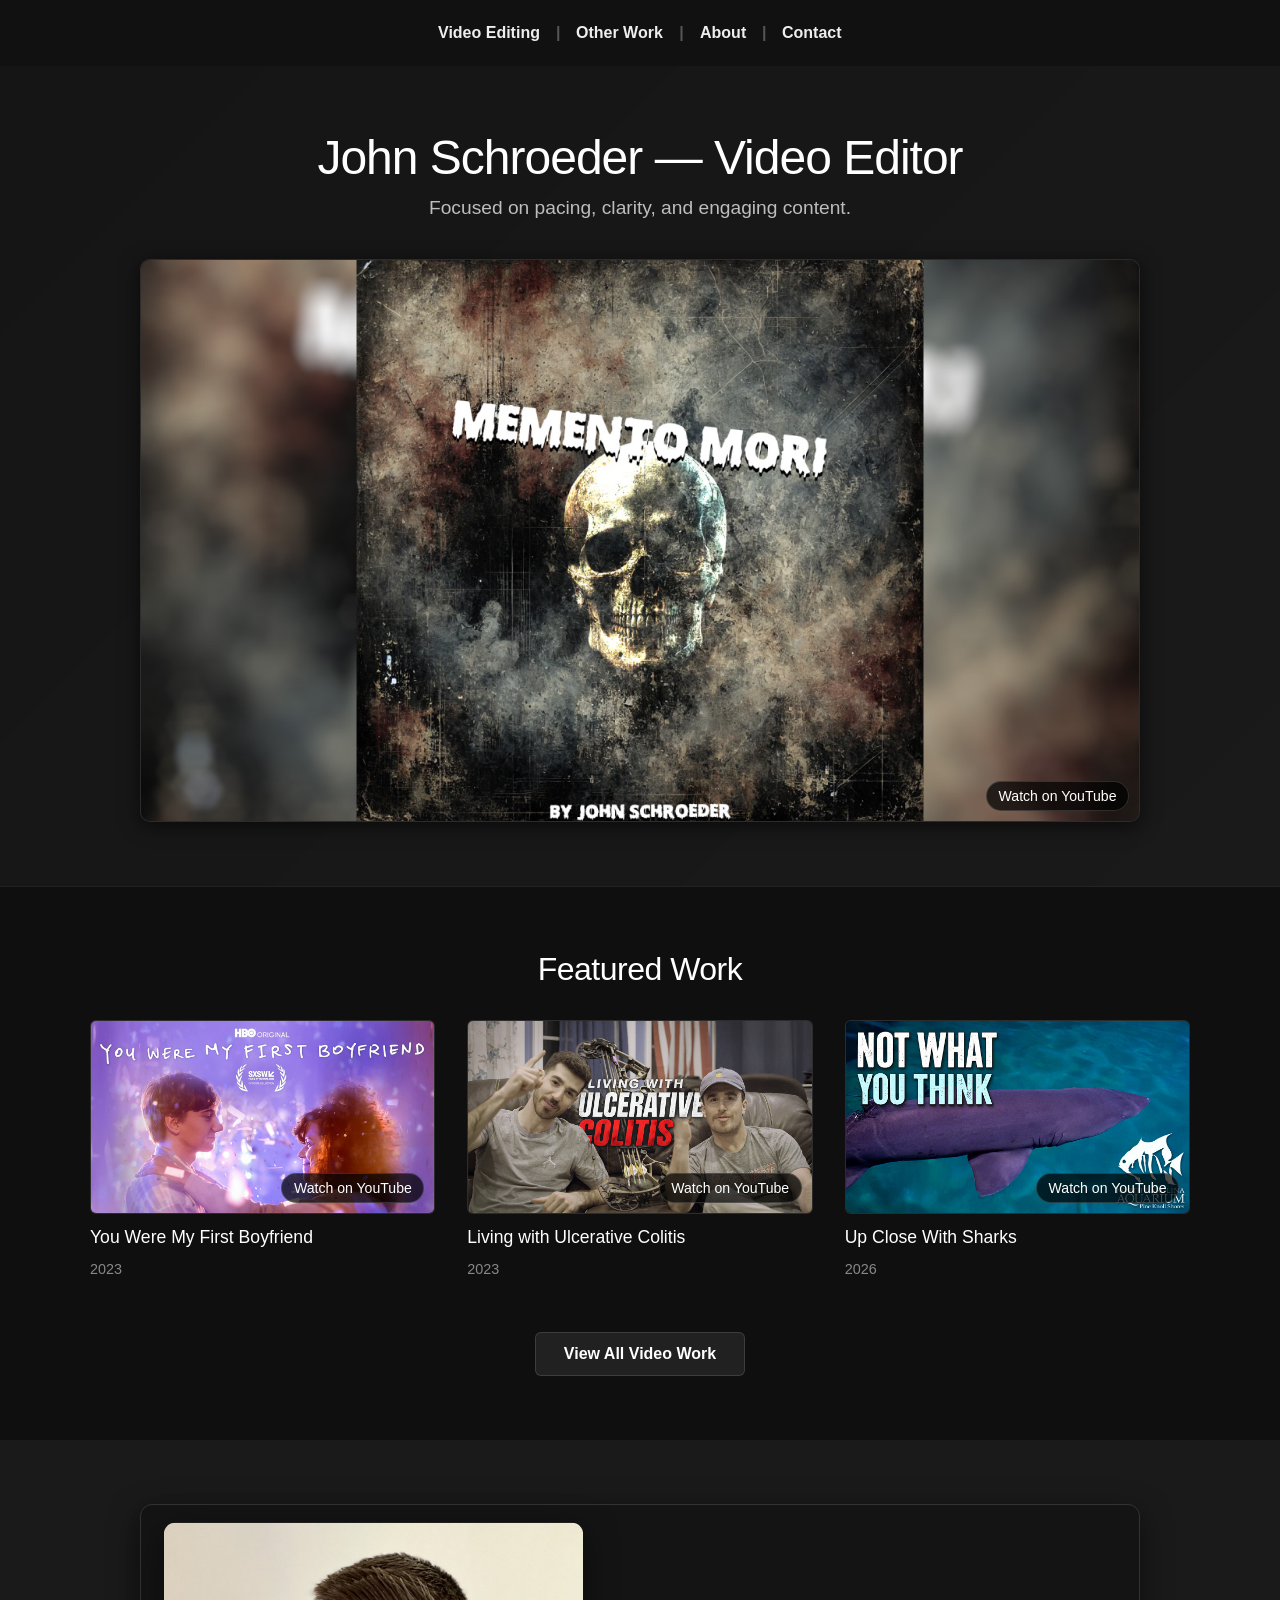
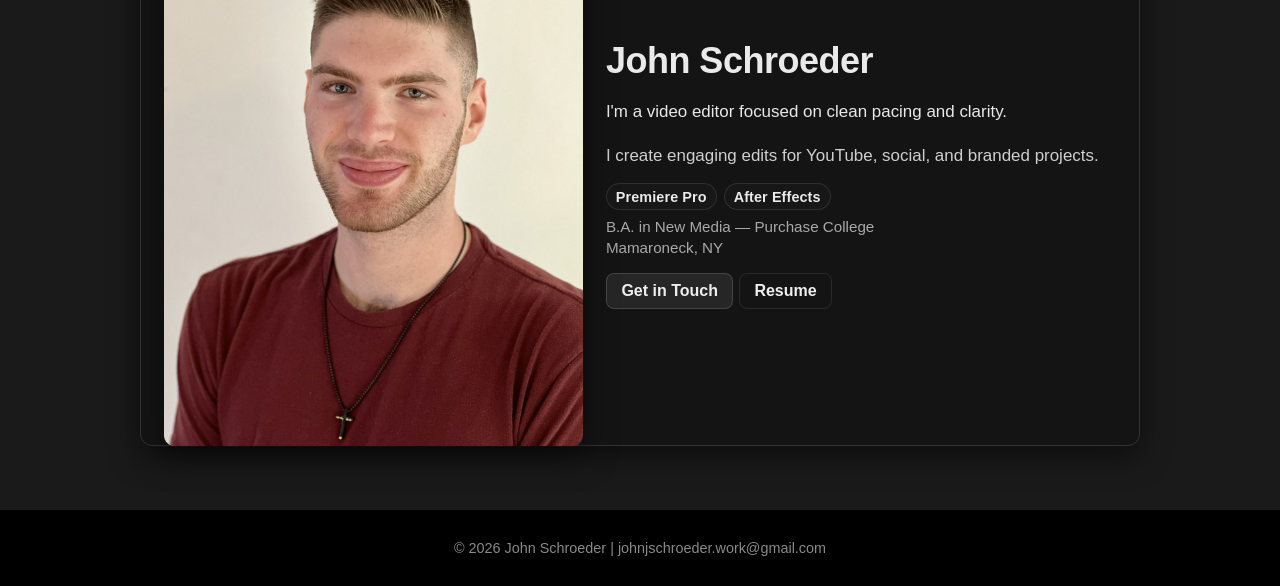
<file: index.html>
﻿<!DOCTYPE html>
<html lang="en">

<head>
  <meta charset="UTF-8">
  <meta name="viewport" content="width=device-width, initial-scale=1.0">
  <title>About | John Schroeder</title>
  <link rel="stylesheet" href="global.css">
  <link rel="stylesheet" href="style.css">
  <link rel="icon" type="image/png" href="favicon.png">
  <link rel="apple-touch-icon" href="favicon.png">
</head>

<body>
  <header>
    <nav>
      <ul class="nav">
        <li><a href="video_editing.html">Video Editing</a></li>
        <li class="nav-sep">|</li>
        <li><a href="other_work.html">Other Work</a></li>
        <li class="nav-sep">|</li>
        <li><a href="index.html">About</a></li>
        <li class="nav-sep">|</li>
        <li><a href="mailto:johnjschroeder.work@gmail.com">Contact</a></li>
      </ul>
    </nav>
  </header>

  <main>
    <section class="hero-section">
      <div class="hero-container">
        <h2 class="hero-title">John Schroeder <span class="hero-title-sep">&mdash;</span> <span
            class="hero-title-role">Video Editor</span></h2>
        <p class="hero-subtitle">Focused on pacing, clarity, and engaging content.</p>

        <div class="featured-video">
          <a href="https://www.youtube.com/watch?v=q4FVNCNFTgQ" target="_blank" rel="noopener noreferrer"
            aria-label="Watch Memento Mori on YouTube (opens in new tab)">
            <img src="video_editing/memento_mori/memento_mori_thumbnail.jpg" alt="Featured work: Memento Mori thumbnail"
              loading="eager">
            <span class="watch-video-pill">Watch on YouTube</span>
          </a>
        </div>
      </div>
    </section>

    <section class="featured-work">
      <div class="featured-container">
        <h2 class="section-title">Featured Work</h2>

        <div class="work-grid">
          <article class="work-item">
            <div class="work-thumbnail">
              <a href="https://youtu.be/w0LwyYkvMkQ?si=425-nlhnfW_hWi5O" target="_blank" rel="noopener noreferrer">
                <img src="video_editing/you_were_my_first_boyfriend/you_were_my_first_boyfriend_thumbnail.jpg"
                  alt="You Were My First Boyfriend project thumbnail" loading="lazy">
                <span class="watch-video-pill">Watch on YouTube</span>
              </a>
            </div>
            <h3 class="work-title"><a href="https://youtu.be/w0LwyYkvMkQ?si=425-nlhnfW_hWi5O" target="_blank"
                rel="noopener noreferrer">You Were My First Boyfriend</a></h3>
            <p class="work-year">2023</p>
          </article>

          <article class="work-item">
            <div class="work-thumbnail">
              <a href="https://www.youtube.com/watch?v=fI2sDnA_fOE" target="_blank" rel="noopener noreferrer">
                <img src="video_editing/living_with_ulcerative_colitis/ulcerative_colitis_thumbnail.jpg"
                  alt="Living with Ulcerative Colitis project thumbnail" loading="lazy">
                <span class="watch-video-pill">Watch on YouTube</span>
              </a>
            </div>
            <h3 class="work-title"><a href="https://www.youtube.com/watch?v=fI2sDnA_fOE" target="_blank"
                rel="noopener noreferrer">Living with Ulcerative Colitis</a>
            </h3>
            <p class="work-year">2023</p>
          </article>

          <article class="work-item">
            <div class="work-thumbnail">
              <a href="https://www.youtube.com/watch?v=jcdOJXlVZNc" target="_blank" rel="noopener noreferrer">
                <img src="video_editing/up_close_with_sharks/sharks_thumbnail.jpg"
                  alt="Up Close With Sharks project thumbnail" loading="lazy">
                <span class="watch-video-pill">Watch on YouTube</span>
              </a>
            </div>
            <h3 class="work-title"><a href="https://www.youtube.com/watch?v=jcdOJXlVZNc" target="_blank"
                rel="noopener noreferrer">Up Close With Sharks</a></h3>
            <p class="work-year">2026</p>
          </article>
        </div>

        <div class="view-all">
          <a href="video_editing.html" class="btn-primary">View All Video Work</a>
        </div>
      </div>
    </section>

    <section class="about-section">
      <div class="page-card">
        <div class="hero">
          <div class="hero-photo">
            <img src="about/john_schroeder.jpg" alt="Photo of John Schroeder">
          </div>
          <div class="hero-copy">
            <h2 class="hero-title">John Schroeder</h2>
            <p class="lead">I'm a video editor focused on clean pacing and clarity.</p>
            <p class="lead lead-secondary">I create engaging edits for YouTube, social, and branded projects.</p>

            <div class="badges" aria-hidden="true">
              <span class="badge">Premiere Pro</span>
              <span class="badge">After Effects</span>
            </div>

            <ul class="quick-facts">
              <li>B.A. in New Media &mdash; Purchase College
              </li>
              <li>Mamaroneck, NY</li>
            </ul>

            <div class="links">
              <a href="mailto:johnjschroeder.work@gmail.com" class="btn-contact">Get in Touch</a>
              <a href="john_schroeder_resume.pdf" target="_blank" rel="noopener noreferrer"
                class="btn-contact resume-btn">Resume</a>
            </div>
          </div>
        </div>
      </div>
    </section>


  </main>

  <footer>
    <p>
      &copy; 2026 John Schroeder |
      <a href="mailto:johnjschroeder.work@gmail.com">
        johnjschroeder.work@gmail.com
      </a>
    </p>
  </footer>
</body>

</html>
</file>
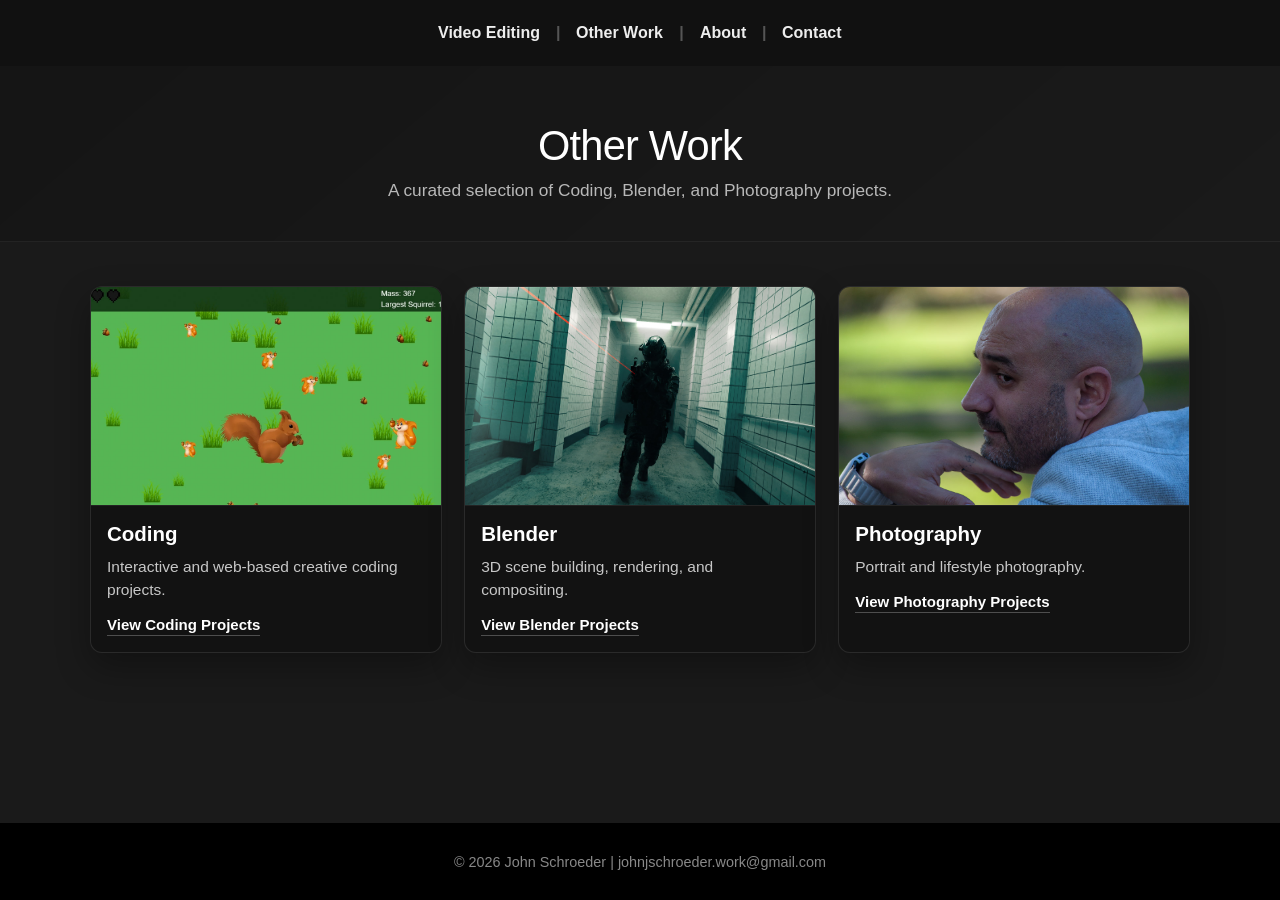
<file: other_work.html>
﻿<!DOCTYPE html>
<html lang="en">

<head>
  <meta charset="UTF-8">
  <meta name="viewport" content="width=device-width, initial-scale=1.0">
  <title>Other Work | John Schroeder</title>
  <link rel="stylesheet" href="global.css">
  <link rel="stylesheet" href="other_work.css">
  <link rel="icon" type="image/png" href="favicon.png">
  <link rel="apple-touch-icon" href="favicon.png">
</head>

<body>
  <header>
    <nav>
      <ul class="nav">
        <li><a href="video_editing.html">Video Editing</a></li>
        <li class="nav-sep">|</li>
        <li><a href="other_work.html">Other Work</a></li>
        <li class="nav-sep">|</li>
        <li><a href="index.html">About</a></li>
        <li class="nav-sep">|</li>
        <li><a href="mailto:johnjschroeder.work@gmail.com">Contact</a></li>
      </ul>
    </nav>
  </header>

  <main>
    <section class="other-work-hero">
      <div class="hero-container">
        <h1 class="hero-title">Other Work</h1>
        <p class="hero-subtitle">A curated selection of Coding, Blender, and Photography projects.</p>
      </div>
    </section>

    <section class="other-work-grid-section">
      <div class="grid-container">
        <article class="work-card" data-reveal>
          <a class="work-thumb" href="coding.html">
            <img src="coding/other_work_coding.jpg" alt="Coding project preview" loading="lazy">
          </a>
          <div class="work-content">
            <h2 class="work-title"><a href="coding.html">Coding</a></h2>
            <p class="work-description">Interactive and web-based creative coding projects.</p>
            <a class="work-link" href="coding.html">View Coding Projects</a>
          </div>
        </article>

        <article class="work-card" data-reveal>
          <a class="work-thumb" href="blender.html">
            <img src="blender/threshold/threshold.jpg" alt="Blender project preview" loading="lazy">
          </a>
          <div class="work-content">
            <h2 class="work-title"><a href="blender.html">Blender</a></h2>
            <p class="work-description">3D scene building, rendering, and compositing.</p>
            <a class="work-link" href="blender.html">View Blender Projects</a>
          </div>
        </article>

        <article class="work-card" data-reveal>
          <a class="work-thumb" href="photography.html">
            <img src="photography/portrait_josh.jpg" alt="Photography project preview" loading="lazy">
          </a>
          <div class="work-content">
            <h2 class="work-title"><a href="photography.html">Photography</a></h2>
            <p class="work-description">Portrait and lifestyle photography.</p>
            <a class="work-link" href="photography.html">View Photography Projects</a>
          </div>
        </article>

      </div>
    </section>
  </main>

  <footer>
    <p>
      &copy; 2026 John Schroeder |
      <a href="mailto:johnjschroeder.work@gmail.com">
        johnjschroeder.work@gmail.com
      </a>
    </p>
  </footer>

  <script src="other_work.js"></script>
</body>

</html>
</file>
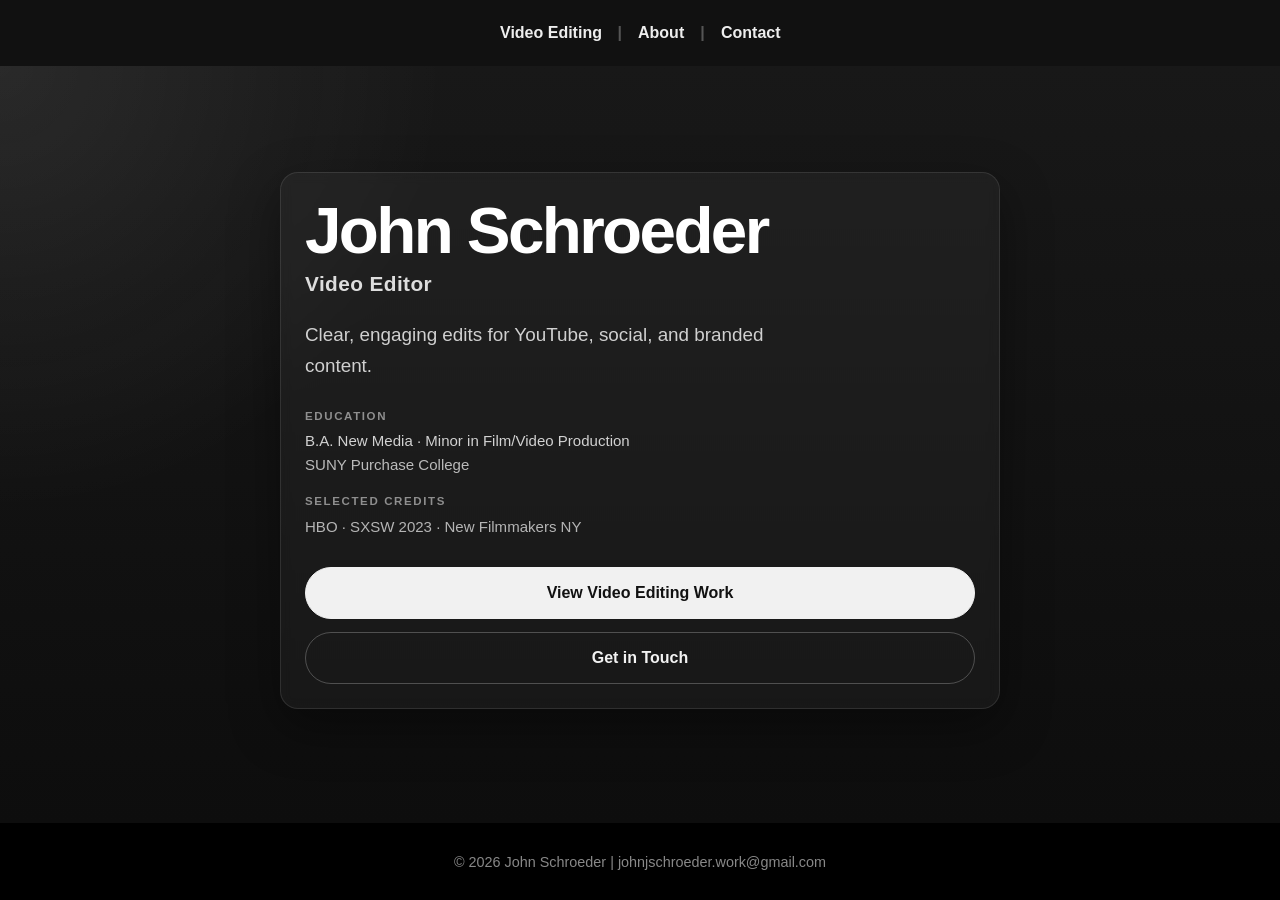
<file: qr.html>
<!DOCTYPE html>
<html lang="en">

<head>
  <meta charset="UTF-8">
  <meta name="viewport" content="width=device-width, initial-scale=1.0">
  <title> Video Editor | John Schroeder</title>
  <meta name="description"
    content="John Schroeder is a video editor creating clear, engaging edits for YouTube, social, and branded content.">
  <link rel="stylesheet" href="global.css">
  <link rel="stylesheet" href="qr.css">
  <link rel="icon" type="image/png" href="favicon.png">
  <link rel="apple-touch-icon" href="favicon.png">
</head>

<body>
  <header>
    <nav>
      <ul class="nav">
        <li><a href="video_editing.html">Video Editing</a></li>
        <li class="nav-sep">|</li>
        <!--<li><a href="other_work.html">Other Work</a></li>
        <li class="nav-sep">|</li>-->
        <li><a href="index.html">About</a></li>
        <li class="nav-sep">|</li>
        <li><a href="mailto:johnjschroeder.work@gmail.com">Contact</a></li>
      </ul>
    </nav>
  </header>

  <main class="card-landing">
    <section class="card-hero" aria-labelledby="card-title">
      <div class="card-shell">
        <!--<p class="card-kicker">Video editing for creators, brands, and documentary work</p>-->
        <h1 id="card-title">John Schroeder</h1>
        <p class="card-role">Video Editor</p>
        <p class="card-service-line">Clear, engaging edits for YouTube, social, and branded content.</p>
        <p class="card-education"><span class="card-meta-label">Education</span>B.A. New Media &middot; Minor in Film/Video Production</p>
        <p class="card-school">SUNY Purchase College</p>
        <p class="card-credits"><span class="card-meta-label">Selected Credits</span>HBO &middot; SXSW 2023 &middot; New Filmmakers NY</p>

        <div class="card-actions">
          <a class="card-primary-action" href="video_editing.html">View Video Editing Work</a>
          <a class="card-secondary-action" href="mailto:johnjschroeder.work@gmail.com">Get in Touch</a>
        </div>
      </div>
    </section>
  </main>

  <footer>
    <p>
      &copy; 2026 John Schroeder |
      <a href="mailto:johnjschroeder.work@gmail.com">
        johnjschroeder.work@gmail.com
      </a>
    </p>
  </footer>
</body>

</html>
</file>
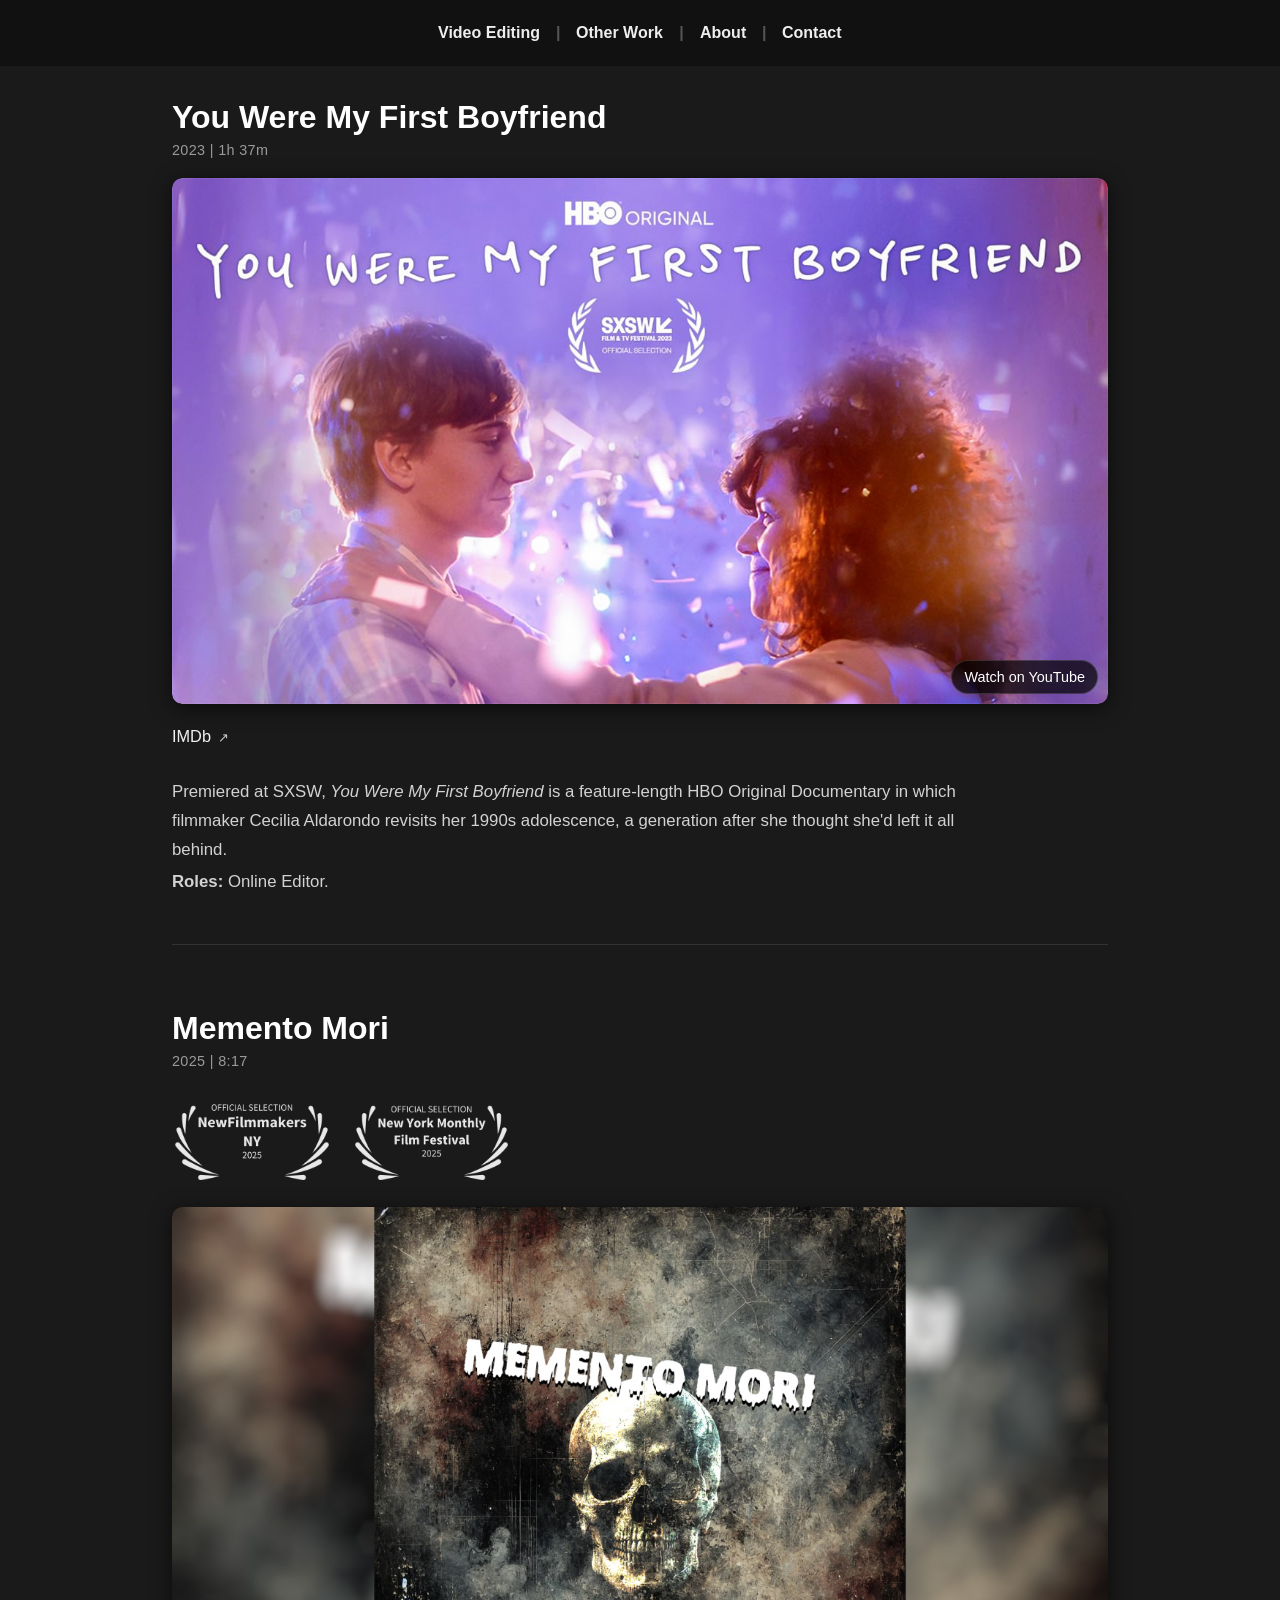
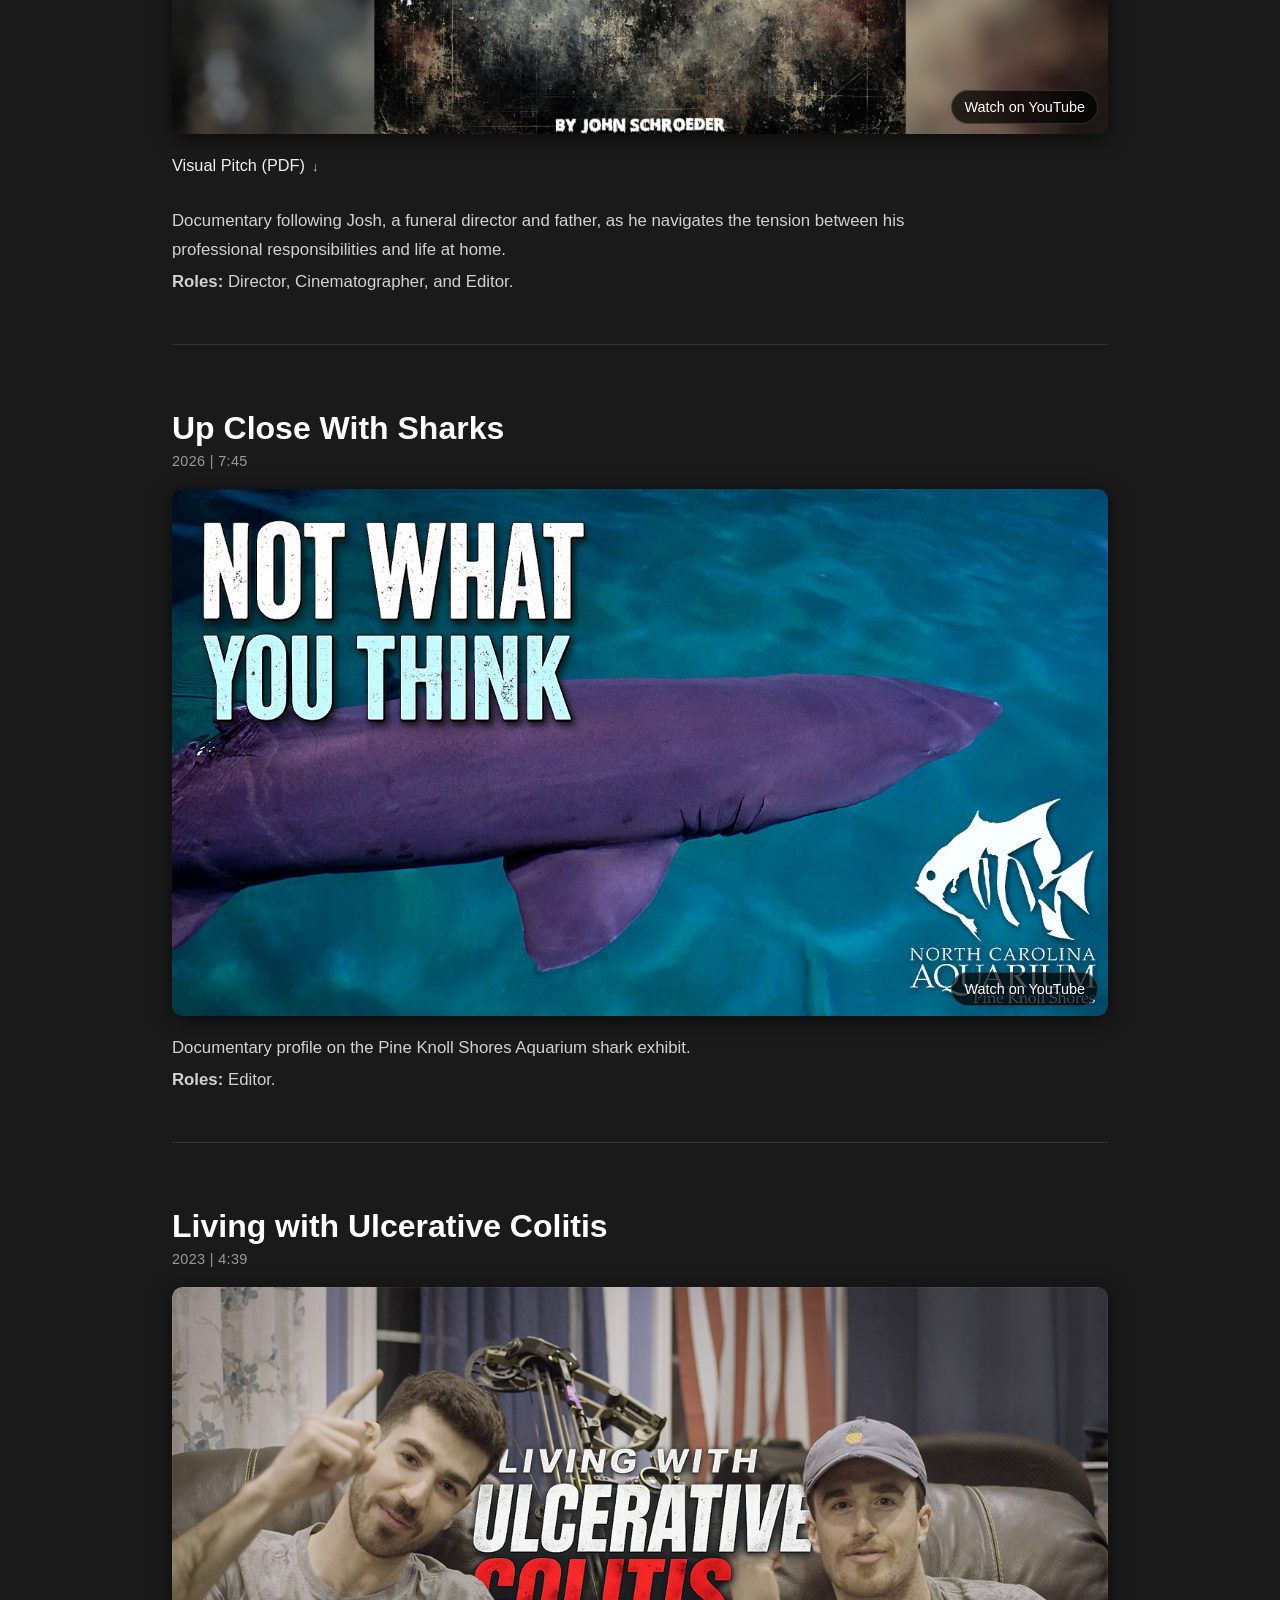
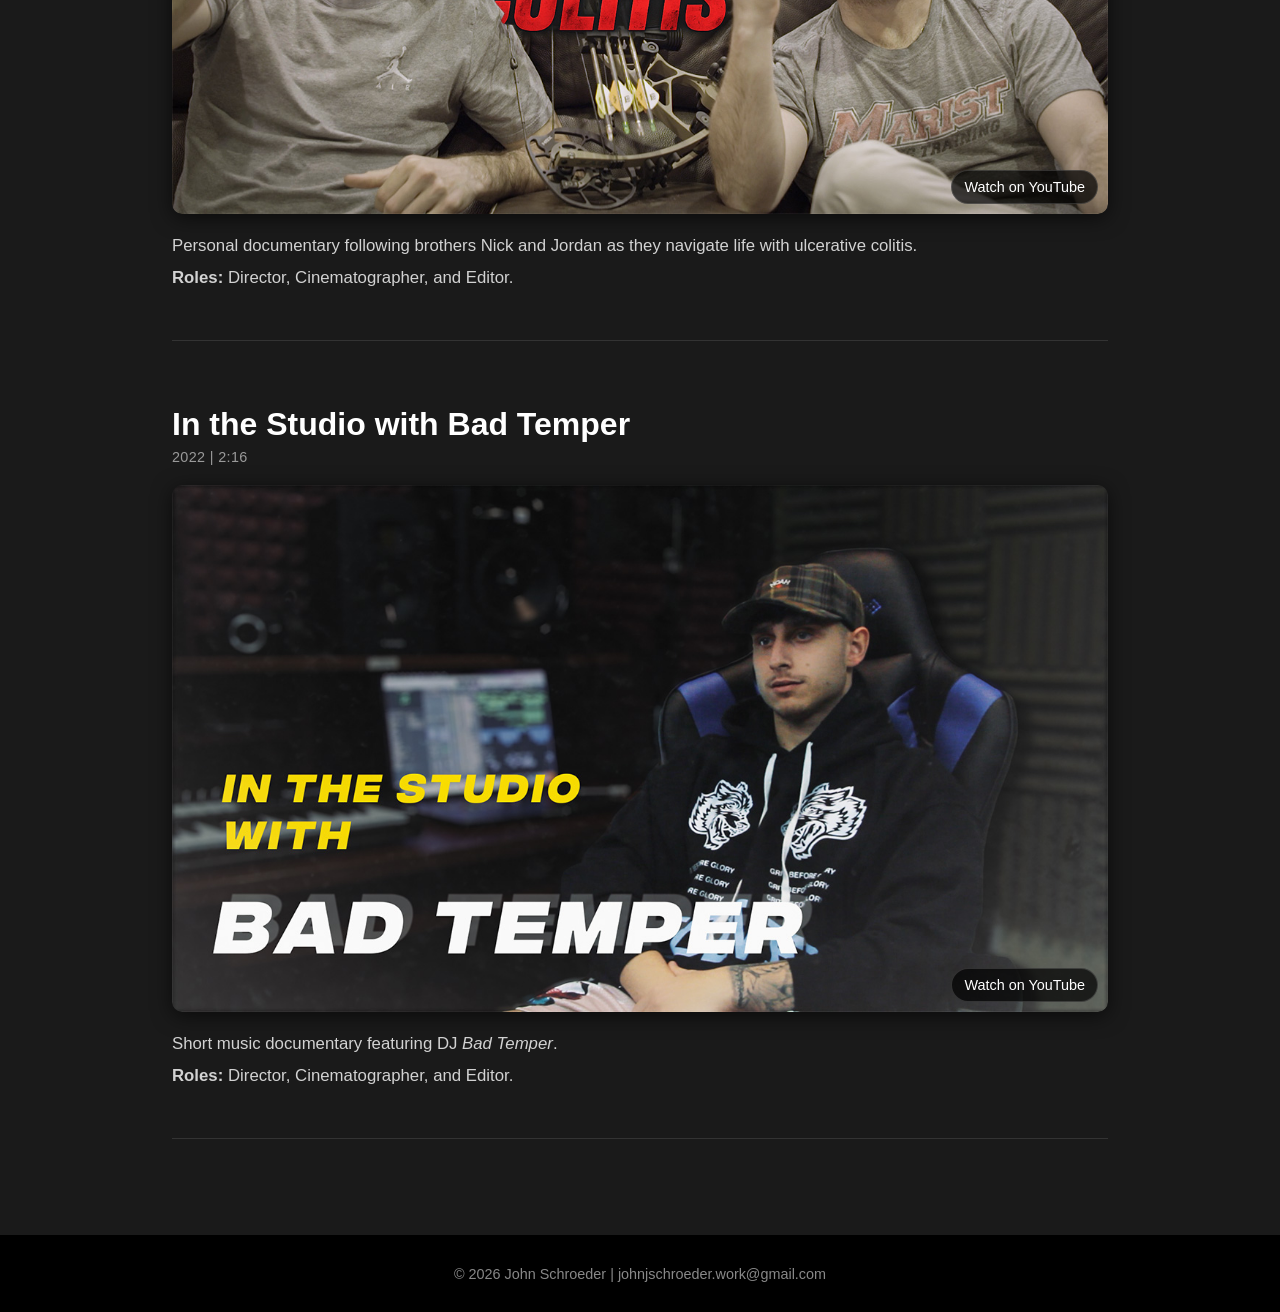
<file: video_editing.html>
﻿<!DOCTYPE html>
<html lang="en">

<head>
    <meta charset="UTF-8">
    <meta name="viewport" content="width=device-width, initial-scale=1.0">
    <title>Video Editing | John Schroeder</title>
    <link rel="stylesheet" href="global.css">
    <link rel="stylesheet" href="video_editing.css">
    <link rel="icon" type="image/png" href="favicon.png">
    <link rel="apple-touch-icon" href="favicon.png">
</head>

<body>
    <header>
        <nav>
            <ul class="nav">
                <li><a href="video_editing.html">Video Editing</a></li>
                <li class="nav-sep">|</li>
                <li><a href="other_work.html">Other Work</a></li>
                <li class="nav-sep">|</li>
                <li><a href="index.html">About</a></li>
                <li class="nav-sep">|</li>
                <li><a href="mailto:johnjschroeder.work@gmail.com">Contact</a></li>
            </ul>
        </nav>
    </header>

    <main class="video-gallery">
        <section class="video-project">
            <h2 class="project-title">You Were My First Boyfriend</h2>
            <p class="project-date">2023 | 1h 37m</p>
            <div class="media-block media-embed">
                <a href="https://youtu.be/w0LwyYkvMkQ?si=425-nlhnfW_hWi5O" target="_blank" rel="noopener noreferrer"
                    aria-label="Watch You Were My First Boyfriend on YouTube (opens in new tab)">
                    <img src="video_editing/you_were_my_first_boyfriend/you_were_my_first_boyfriend_thumbnail.jpg"
                        alt="You Were My First Boyfriend project thumbnail" loading="lazy">
                    <span class="watch-video-btn">Watch on YouTube</span>
                </a>
            </div>

            <p class="project-description"><a class="project-secondary-link"
                    href="https://www.imdb.com/title/tt11840016/" target="_blank" rel="noopener noreferrer">IMDb <span
                        class="project-external-arrow" aria-hidden="true">&#8599;&#65038;</span></a></p>
            <p class="project-description">
                Premiered at SXSW,<em> You Were My First Boyfriend</em> is a feature-length HBO Original Documentary in which
                filmmaker Cecilia
                Aldarondo
                revisits her 1990s adolescence, a generation after she thought she'd left it all behind.
                <span class="project-roles"><strong>Roles:</strong> Online Editor.</span>
            </p>
        </section>
        <section class="video-project">
            <h2 class="project-title">Memento Mori</h2>
            <p class="project-date">2025 | 8:17</p>

            <div class="project-laurels" aria-label="Memento Mori laurels">
                <img src="video_editing/memento_mori/official_selection_newfilmmakers_ny_2025.png"
                    alt="Official Selection &mdash; NewFilmmakers NY 2025" loading="lazy" decoding="async">
                <img src="video_editing/memento_mori/official_selection_new_york_monthly_film_festival_2025.png"
                    alt="Official Selection &mdash; New York Monthly Film Festival 2025" loading="lazy"
                    decoding="async">
            </div>
            <div class="media-block media-embed">
                <a href="https://www.youtube.com/watch?v=q4FVNCNFTgQ" target="_blank" rel="noopener noreferrer"
                    aria-label="Watch Memento Mori on YouTube (opens in new tab)">
                    <img src="video_editing/memento_mori/memento_mori_thumbnail.jpg"
                        alt="Memento Mori project thumbnail" loading="lazy">
                    <span class="watch-video-btn">Watch on YouTube</span>
                </a>
            </div>

            <p class="project-description"><a class="project-secondary-link"
                    href="video_editing/memento_mori/memento_mori_visual_pitch_john_schroeder.pdf" target="_blank"
                    rel="noopener">Visual Pitch (PDF) <span class="project-arrow-down"
                        aria-hidden="true">&darr;</span></a></p>
            <p class="project-description">
                Documentary following Josh, a funeral director and father, as he navigates the tension between
                his professional responsibilities and life at home.
                <span class="project-roles"><strong>Roles:</strong> Director, Cinematographer, and Editor.</span>
            </p>
        </section>
        <section class="video-project">
            <h2 class="project-title">Up Close With Sharks</h2>
            <p class="project-date">2026 | 7:45</p>
            <div class="media-block media-embed">
                <a href="https://www.youtube.com/watch?v=jcdOJXlVZNc" target="_blank" rel="noopener noreferrer"
                    aria-label="Watch Up Close With Sharks on YouTube (opens in new tab)">
                    <img src="video_editing/up_close_with_sharks/sharks_thumbnail.jpg"
                        alt="Up Close With Sharks project thumbnail" loading="lazy">
                    <span class="watch-video-btn">Watch on YouTube</span>
                </a>
            </div>

            <p class="project-description">
                Documentary profile on the Pine Knoll Shores Aquarium shark exhibit.
                <span class="project-roles"><strong>Roles:</strong> Editor.</span>
            </p>
        </section>
        <section class="video-project">
            <h2 class="project-title">Living with Ulcerative Colitis</h2>
            <p class="project-date">2023 | 4:39</p>
            <div class="media-block media-embed">
                <a href="https://www.youtube.com/watch?v=fI2sDnA_fOE" target="_blank" rel="noopener noreferrer"
                    aria-label="Watch Living with Ulcerative Colitis on YouTube (opens in new tab)">
                    <img src="video_editing/living_with_ulcerative_colitis/ulcerative_colitis_thumbnail.jpg"
                        alt="Living with Ulcerative Colitis project thumbnail" loading="lazy">
                    <span class="watch-video-btn">Watch on YouTube</span>
                </a>
            </div>

            <p class="project-description">
                Personal documentary following brothers Nick and Jordan as they navigate life with ulcerative colitis.
                <span class="project-roles"><strong>Roles:</strong> Director,
                    Cinematographer, and Editor.</span>
            </p>
        </section>
        <section class="video-project">
            <h2 class="project-title">In the Studio with Bad Temper</h2>
            <p class="project-date">2022 | 2:16</p>
            <div class="media-block media-embed">
                <a href="https://www.youtube.com/watch?v=EfoeA192Dy8" target="_blank" rel="noopener noreferrer"
                    aria-label="Watch In the Studio with Bad Temper on YouTube (opens in new tab)">
                    <img src="video_editing/in_the_studio_with_bad_temper/studio_thumbnail.jpg"
                        alt="In the Studio with Bad Temper project thumbnail" loading="lazy">
                    <span class="watch-video-btn">Watch on YouTube</span>
                </a>
            </div>

            <p class="project-description">
                Short music documentary featuring DJ <em>Bad Temper</em>.
                <span class="project-roles"><strong>Roles:</strong> Director, Cinematographer,
                    and Editor.</span>
            </p>
        </section>
    </main>

    <footer>
        <p>
            &copy; 2026 John Schroeder |
            <a href="mailto:johnjschroeder.work@gmail.com">
                johnjschroeder.work@gmail.com
            </a>
        </p>
    </footer>

</body>

</html>
</file>
<file: global.css>
html,
body {
  width: 100%;
  max-width: 100%;
}

html {
  overflow-x: hidden;
}

*,
*::before,
*::after {
  box-sizing: border-box;
}

body {
  margin: 0;
  font-family: 'Helvetica Neue', sans-serif;
  background-color: #1a1a1a;
  color: #ffffff;
  min-height: 100vh;
}

img,
video,
iframe {
  max-width: 100%;
}

header {
  background-color: #111 !important;
  padding: 1rem 2rem !important;
  display: flex !important;
  justify-content: center !important;
  align-items: center !important;
  position: sticky !important;
  top: 0 !important;
  z-index: 1000 !important;
}

nav {
  position: static !important;
  left: auto !important;
  transform: none !important;
  min-width: 0 !important;
}

header h1,
.header-sep,
.header-sep-left,
.header-sep-right,
.nav-contact {
  display: none !important;
}

nav ul.nav {
  list-style: none !important;
  display: flex !important;
  flex-wrap: wrap !important;
  justify-content: center !important;
  align-items: center !important;
  gap: 0.5rem !important;
  margin: 0 !important;
  padding: 0 !important;
}

nav ul.nav li.nav-sep {
  color: #555 !important;
  font-weight: 600 !important;
  user-select: none !important;
}

nav ul.nav a {
  text-decoration: none !important;
  color: #eee !important;
  font-weight: bold !important;
  padding: 0.5rem !important;
  display: block !important;
}

nav ul.nav a:visited {
  color: #eee !important;
}

nav ul.nav > li > a {
  transition: transform 160ms ease, color 160ms ease !important;
  will-change: transform;
}

nav ul.nav > li > a:hover,
nav ul.nav > li > a:focus {
  transform: translateY(-2px) scale(1.08) !important;
  text-decoration: none !important;
  outline: none !important;
}

nav ul.nav > li > a:focus-visible {
  box-shadow: 0 0 0 3px rgba(255, 204, 102, 0.12) !important;
  border-radius: 6px !important;
}

footer {
  background-color: #000 !important;
  text-align: center !important;
  padding: 1rem !important;
  font-size: 0.9rem !important;
  color: #888 !important;
}

footer a {
  color: inherit;
  text-decoration: none;
  transition: color 0.2s ease;
}

footer a:hover {
  color: #fff;
  text-decoration: underline;
}

.project-title {
  font-size: 2rem !important;
  color: #ffffff !important;
  margin: 0 0 0.35rem 0 !important;
  line-height: 1.2 !important;
  font-weight: 700 !important;
}

.project-title a {
  color: inherit !important;
  text-decoration: none !important;
}

.project-title a:hover,
.project-title a:focus {
  text-decoration: underline !important;
}

.project-date {
  font-size: 0.9rem !important;
  color: #9a9a9a !important;
  font-weight: 400 !important;
  letter-spacing: 0.35px !important;
  margin: 0 0 1.25rem 0 !important;
}

.project-description {
  font-size: 1.05rem !important;
  line-height: 1.72 !important;
  color: #d2d2d2 !important;
  max-width: 800px !important;
  margin: 0 0 0.95rem 0 !important;
}

.project-roles {
  display: block !important;
  margin-top: 0.2rem !important;
  color: #d2d2d2 !important;
}

.project-secondary-link {
  display: inline-block !important;
  margin: 0 0 1rem 0 !important;
  font-size: 1.02rem !important;
  line-height: 1.35 !important;
  color: #efefef !important;
  text-decoration: none !important;
}

.project-secondary-link:visited {
  color: #efefef !important;
}

.project-secondary-link:hover,
.project-secondary-link:focus {
  color: #ffffff !important;
  text-decoration: underline !important;
}

.project-cta-icon,
.project-external-arrow,
.project-arrow-down {
  display: inline-block !important;
  margin-left: 0.2em !important;
  font-size: 0.78em !important;
  line-height: 1 !important;
  font-weight: 400 !important;
  color: currentColor !important;
  opacity: 0.82 !important;
  vertical-align: 0.03em !important;
}

.media-block + .project-description,
.media-row + .project-description,
.media-container + .project-description {
  margin-top: 1.15rem !important;
}

@media (max-width: 900px) {
  header {
    flex-direction: column !important;
  }

  nav ul.nav {
    flex-wrap: wrap !important;
    row-gap: 0.2rem !important;
    column-gap: 0.35rem !important;
  }

  nav ul.nav li.nav-sep {
    display: none !important;
  }

  nav ul.nav a {
    padding: 0.4rem 0.5rem !important;
  }

  nav ul.nav li:last-child a {
    border: 1px solid rgba(255, 255, 255, 0.16) !important;
    border-radius: 999px !important;
    padding: 0.38rem 0.8rem !important;
    background: rgba(255, 255, 255, 0.05) !important;
  }
}

@media (max-width: 480px) {
  nav ul.nav {
    column-gap: 0.25rem !important;
  }

  nav ul.nav a {
    font-size: 0.96rem !important;
    padding: 0.36rem 0.42rem !important;
  }
}
</file>
<file: style.css>
body {
    margin: 0;
    font-family: 'Helvetica Neue', sans-serif;
    background-color: #1a1a1a;
    color: #ffffff;
    min-height: 100vh; /* ensure viewport-filling layout */
    display: flex;
    flex-direction: column;
  }
  
  header {
    background-color: #111;
    padding: 1rem 2rem;
    display: flex;
    justify-content: center;
    align-items: center;
    position: sticky;
    top: 0;
    z-index: 1000;
  }

  nav {
    position: static;
    left: auto;
    transform: none;
    min-width: 0;
  }
  
  header h1 {
    display: none;
  }

  .header-sep {
    display: none;
  }

  .header-sep-left {
    display: none;
  }

  .header-sep-right {
    display: none;
  }

  header h1 a {
    color: #ffffff;
    text-decoration: none;
    display: inline-block;
    transition: transform 160ms ease, color 160ms ease;
    will-change: transform;
  }

  header h1 a:visited,
  header h1 a:hover,
  header h1 a:focus {
    color: #ffffff;
    text-decoration: none;
  }

  header h1 a:hover,
  header h1 a:focus {
    transform: translateY(-2px) scale(1.08);
    outline: none;
  }

  header h1 a:focus-visible {
    box-shadow: 0 0 0 3px rgba(255,204,102,0.12);
    border-radius: 6px;
  }
  
  nav ul.nav {
    list-style: none;
    display: flex;
    flex-wrap: wrap;
    justify-content: center;
    align-items: center;
    gap: 0.5rem;
    margin: 0;
    padding: 0;
  }

  nav ul.nav li.nav-sep {
    color: #555;
    font-weight: 600;
    user-select: none;
  }

  nav ul.nav a {
    text-decoration: none;
    color: #eee;
    font-weight: bold;
    padding: 0.5rem;
    display: block;
  }

  nav ul.nav a:visited {
    color: #eee;
  }

  .nav-contact {
    display: none;
  }

/* Enlarge top-level header links on hover/focus (only the main three links)
   Use direct-child selector so submenu links are not affected. */
nav ul.nav > li > a {
  transition: transform 160ms ease, color 160ms ease;
  will-change: transform;
}

nav ul.nav > li > a:hover,
nav ul.nav > li > a:focus {
  transform: translateY(-2px) scale(1.08);
  text-decoration: none;
  outline: none;
}

nav ul.nav > li > a:focus-visible {
  box-shadow: 0 0 0 3px rgba(255,204,102,0.12);
  border-radius: 6px;
}

.nav-contact:hover,
.nav-contact:focus {
  transform: translateY(-2px) scale(1.08);
  text-decoration: none;
  outline: none;
}

.nav-contact:focus-visible {
  box-shadow: 0 0 0 3px rgba(255,204,102,0.12);
  border-radius: 6px;
}

@media (max-width: 900px) {
  header {
    flex-direction: column;
  }

  nav ul.nav {
    flex-wrap: wrap;
  }
}
  
  main.about {
    padding: 3rem 2rem;
    max-width: 800px;
    margin: 0 auto; /* center horizontally only */
    flex: 1 0 auto; /* allow main to grow so footer is pushed to bottom */
    display: flex;
    align-items: center; /* center vertically when there is extra space */
    justify-content: center; /* center horizontally */
    padding-top: 2.5rem;
    padding-bottom: 2.5rem;
  }

/* Two-column hero layout */
.hero{
  display: grid;
  grid-template-columns: 1fr 1.25fr;
  gap: 2rem;
  align-items: center;
  max-width: 1000px;
  margin: 0 auto;
}

/* Page card (boxed content area like Blender intro) */
.page-card{
  background: #141414;
  border: 1px solid #333;
  border-radius: 12px;
  padding: 2rem;
  box-shadow: 0 10px 30px rgba(0,0,0,0.5);
  max-width: 1100px;
  margin: 0 auto;
}

@media (max-width:900px){
  .page-card{ padding: 1.25rem; margin: 0.75rem; }
}
.hero-photo img{
  width: 95%;
  max-width: 460px;
  aspect-ratio: 4 / 5;
  height: auto;
  object-fit: cover;
  object-position: center 30%;
  transform: scale(1.1);
  transform-origin: center 30%;
  border-radius: 10px;
  display: block;
  margin: 0 auto;
  box-shadow: 0 8px 30px rgba(0,0,0,0.5);
}
.hero-copy{
  color: #eaeaea;
}
.hero-title{
  font-size: 2.25rem;
  margin: 0 0 0.25rem 0;
  letter-spacing: -0.5px;
}
.hero-sub{
  color:#cfcfcf;
  font-weight:600;
  margin-bottom:0.75rem;
}
.lead{
  font-size:1.06rem;
  line-height:1.55;
  margin-bottom:0.55rem;
  color:#e9e9e9;
}
.lead-secondary{
  color:#cfcfcf;
  margin-bottom:0.9rem;
}
.badges{ display:flex; gap:.45rem; flex-wrap:wrap; margin-top:0.4rem; margin-bottom:0.5rem; }
.badge{
  display:inline-block;
  background: rgba(255,255,255,0.015);
  border: 1px solid rgba(255,255,255,0.1);
  padding:.28rem .56rem;
  border-radius:999px;
  font-weight:600;
  font-size:0.9rem;
  letter-spacing:0.1px;
}
.tool-note{
  margin:0 0 0.75rem 0;
  color:#b8b8b8;
  font-size:0.95rem;
}
.quick-facts{ margin:0 0 0.55rem 0; padding:0; list-style:none; color:#a9a9a9; font-size:0.95rem; }
.quick-facts li{ margin-bottom:.24rem; }
.about-section .links{
  margin-top:0.5rem;
  display: inline-flex;
  flex-direction: row;
  align-items: center;
  gap: 0.35rem;
  flex-wrap: wrap;
}

/* Make each link inside .links transform independently */
.about-section .links a{
  color: #eee;
  text-decoration:none;
  font-weight:600;
  display: inline-flex;
  align-items: center;
  transition: transform 160ms ease, color 160ms ease;
  will-change: transform;
}

.about-section .links a:hover,
.about-section .links a:active {
  /* Hover or active (mouse down) cause the lift; do not use :focus so click doesn't persist the transform */
  transform: translateY(-2px) scale(1.08);
  outline: none;
}

.about-section .links a:focus-visible {
  box-shadow: 0 0 0 3px rgba(255,204,102,0.12);
  border-radius: 6px;
}
.about-section .links .btn-contact{
  background: rgba(255,255,255,0.08);
  border: 1px solid rgba(255,255,255,0.14);
  border-radius: 8px;
  padding: 0.5rem 0.9rem;
}
.about-section .links .btn-contact:hover,
.about-section .links .btn-contact:active{
  background: rgba(255,255,255,0.12);
}
.about-section .links .btn-contact.resume-btn{
  background: transparent;
  border-color: rgba(255,255,255,0.09);
}
.about-section .links .btn-contact.resume-btn:hover,
.about-section .links .btn-contact.resume-btn:active{
  background: rgba(255,255,255,0.06);
  border-color: rgba(255,255,255,0.13);
}

.sep{ margin: 0 .5rem; color:#555; }

@media (max-width:900px){
  .hero{ grid-template-columns: 1fr; }
  .hero-photo img{ max-height: none; }
  .hero-title{ font-size:1.75rem; text-align:center; }
  .hero-copy{ text-align:center; }
  .badges{ justify-content:center; }
  .about-section .links{ align-items:center; }
}
  
  .bio-image {
    width: 200px;
    height: auto;
    border-radius: 8px;
    margin-bottom: 1.5rem;
    box-shadow: 0 0 15px rgba(0, 0, 0, 0.3);
    display: block;
  }

  footer {
    background-color: #000;
    text-align: center;
    padding: 1rem;
    font-size: 0.9rem;
    color: #888;
  }

  main {
    padding-top: 0;
  }

/* ========== HOMEPAGE SECTIONS ========== */

/* Hero Section */
.hero-section {
  padding: 4rem 2rem;
  background: linear-gradient(135deg, rgba(0,0,0,0.2) 0%, transparent 100%);
  border-bottom: 1px solid rgba(255,255,255,0.05);
}

.hero-container {
  max-width: 1000px;
  margin: 0 auto;
  text-align: center;
}

.hero-section .hero-title {
  font-size: 3rem;
  font-weight: 300;
  letter-spacing: -1px;
  margin: 0 0 0.75rem 0;
  text-align: center;
  text-wrap: balance;
}

.hero-subtitle {
  font-size: 1.2rem;
  color: #bdbdbd;
  margin: 0 0 2.5rem 0;
  font-weight: 300;
}

.featured-video {
  width: 100%;
  max-width: 1000px;
  margin: 0 auto;
  aspect-ratio: 16 / 9;
  border-radius: 10px;
  overflow: hidden;
  background: #1a1a1a;
  border: 1px solid rgba(255,255,255,0.08);
  box-shadow: 0 4px 20px rgba(0,0,0,0.6);
  transition: transform 180ms ease, box-shadow 180ms ease;
  position: relative;
}

.featured-video a {
  display: block;
  width: 100%;
  height: 100%;
  text-decoration: none;
  color: inherit;
  position: relative;
}

.featured-video img {
  width: 100%;
  height: 100%;
  object-fit: cover;
  display: block;
}

.featured-video:hover,
.featured-video:focus-within {
  transform: translateY(-2px);
  box-shadow: 0 10px 28px rgba(0, 0, 0, 0.55);
}

@media (max-width:900px) {
  .hero-section {
    padding: 2.5rem 1.5rem;
  }
  .hero-section .hero-title {
    font-size: 2rem;
    letter-spacing: -0.4px;
  }
  .hero-subtitle {
    font-size: 1rem;
    margin-bottom: 2rem;
  }
  .featured-video { max-width: 100%; }
}

@media (max-width: 600px) {
  .hero-section .hero-title {
    font-size: 1.92rem;
    line-height: 1.14;
    max-width: 12.5ch;
    margin-left: auto;
    margin-right: auto;
  }

  .hero-title-sep {
    display: none;
  }

  .hero-title-role {
    display: block;
  }
}

/* Featured Work Section */
.featured-work {
  padding: 4rem 2rem;
  background-color: #0f0f0f;
}

.featured-container {
  max-width: 1100px;
  margin: 0 auto;
}

.section-title {
  font-size: 2rem;
  margin: 0 0 2rem 0;
  text-align: center;
  font-weight: 400;
  letter-spacing: -0.5px;
}

.work-grid {
  display: grid;
  grid-template-columns: repeat(auto-fit, minmax(280px, 1fr));
  gap: 2rem;
  margin-bottom: 3rem;
}

.work-item {
  display: flex;
  flex-direction: column;
  gap: 0.8rem;
}

.work-thumbnail {
  width: 100%;
  aspect-ratio: 16 / 9;
  border-radius: 6px;
  overflow: hidden;
  background: #1a1a1a;
  border: 1px solid rgba(255,255,255,0.08);
  transition: transform 200ms ease, box-shadow 200ms ease;
}

.work-thumbnail a {
  display: block;
  width: 100%;
  height: 100%;
  text-decoration: none;
  color: inherit;
  position: relative;
}

.work-thumbnail:hover {
  transform: translateY(-4px);
  box-shadow: 0 12px 30px rgba(0,0,0,0.5);
}

.work-thumbnail img {
  width: 100%;
  height: 100%;
  object-fit: cover;
  display: block;
}

.watch-video-pill {
  position: absolute;
  right: 10px;
  bottom: 10px;
  background: rgba(0, 0, 0, 0.7);
  color: #fff;
  border: 1px solid rgba(255, 255, 255, 0.15);
  border-radius: 999px;
  padding: 0.42rem 0.72rem;
  font-size: 0.88rem;
  line-height: 1;
  z-index: 2;
  pointer-events: none;
}

.placeholder-thumbnail {
  width: 100%;
  height: 100%;
  background: linear-gradient(135deg, #222 0%, #111 100%);
  display: flex;
  align-items: center;
  justify-content: center;
  color: rgba(255,255,255,0.3);
  font-size: 3rem;
  transition: background 200ms ease;
}

.work-thumbnail:hover .placeholder-thumbnail {
  background: linear-gradient(135deg, #2a2a2a 0%, #1a1a1a 100%);
  color: rgba(255,255,255,0.6);
}

.play-icon {
  display: block;
  filter: drop-shadow(0 2px 4px rgba(0,0,0,0.3));
}

.work-title {
  font-size: 1.1rem;
  margin: 0;
  font-weight: 500;
}

.work-title a {
  color: #fff;
  text-decoration: none;
  transition: color 160ms ease;
}

.work-title a:hover {
  color: #ddd;
}

.work-year {
  color: #888;
  margin: 0.05rem 0 0.4rem 0;
  font-size: 0.9rem;
  font-weight: 400;
}

.view-all {
  text-align: center;
  margin-top: 2rem;
}

.btn-primary {
  display: inline-block;
  padding: 0.75rem 1.75rem;
  background: rgba(255,255,255,0.08);
  color: #fff;
  text-decoration: none;
  border-radius: 6px;
  font-weight: 600;
  font-size: 1rem;
  transition: background 200ms ease, transform 160ms ease;
  border: 1px solid rgba(255,255,255,0.12);
}

.btn-primary:hover {
  background: rgba(255,255,255,0.12);
  transform: translateY(-2px);
}

@media (max-width:900px) {
  .featured-work {
    padding: 2.5rem 1.5rem;
  }
  .work-grid {
    grid-template-columns: 1fr;
    gap: 2rem;
  }
  .work-year {
    margin-bottom: 0.8rem;
  }
}

/* About Section (Below Featured Work) */
.about-section {
  padding: 4rem 2rem;
}

.about-section .page-card {
  max-width: 1000px;
}

@media (max-width:900px) {
  .about-section {
    padding: 2.5rem 1.5rem;
  }
}

/* Other Work Section */
.other-work {
  padding: 4rem 2rem;
  background-color: #0f0f0f;
  border-top: 1px solid rgba(255,255,255,0.05);
}

.other-work-container {
  max-width: 1100px;
  margin: 0 auto;
}

.other-work-links {
  display: flex;
  justify-content: center;
  gap: 2rem;
  flex-wrap: wrap;
}

.other-link {
  padding: 1rem 2rem;
  background: rgba(255,255,255,0.04);
  color: #ddd;
  text-decoration: none;
  border-radius: 6px;
  border: 1px solid rgba(255,255,255,0.08);
  font-weight: 500;
  font-size: 1rem;
  transition: all 200ms ease;
  display: inline-block;
}

.other-link:hover {
  background: rgba(255,255,255,0.08);
  color: #fff;
  transform: translateY(-2px);
  box-shadow: 0 8px 20px rgba(0,0,0,0.3);
}

@media (max-width:900px) {
  .other-work {
    padding: 2.5rem 1.5rem;
  }
  .other-work-links {
    gap: 1rem;
  }
  .other-link {
    padding: 0.75rem 1.5rem;
    font-size: 0.95rem;
  }
}

/* Back-to-top button (copied from blender.css) — DISABLED
.back-to-top {
  position: fixed;
  right: 1.25rem;
  bottom: 1.25rem;
  width: 48px;
  height: 48px;
  border-radius: 50%;
  display: inline-flex;
  align-items: center;
  justify-content: center;
  background: #222;
  color: #fff;
  border: 1px solid rgba(255,255,255,0.06);
  box-shadow: 0 6px 18px rgba(0,0,0,0.45);
  font-size: 1.25rem;
  line-height: 1;
  cursor: pointer;
  z-index: 9999;
  transition: background 0.12s ease, transform 0.08s ease, opacity 0.18s ease;
}

.back-to-top:hover,
.back-to-top:focus {
  background: #141414;
  outline: none;
}

.back-to-top:active {
  transform: translateY(1px);
}

.back-to-top.hidden {
  opacity: 0;
  pointer-events: none;
  transform: translateY(10px) scale(0.98);
}

.back-to-top:not(.hidden) {
  opacity: 1;
}

.back-to-top:focus-visible {
  box-shadow: 0 0 0 3px rgba(255,204,102,0.15), 0 6px 18px rgba(0,0,0,0.45);
}

@media (prefers-reduced-motion: reduce) {
  .back-to-top {
    transition: none;
  }
}

*/
</file>
<file: other_work.css>
body {
  margin: 0;
  font-family: 'Helvetica Neue', sans-serif;
  background-color: #1a1a1a;
  color: #ffffff;
  min-height: 100vh;
  display: flex;
  flex-direction: column;
}

header {
  background-color: #111;
  padding: 1rem 2rem;
  display: flex;
  justify-content: center;
  align-items: center;
  position: sticky;
  top: 0;
  z-index: 1000;
}

nav {
  position: static;
  left: auto;
  transform: none;
  min-width: 0;
}

header h1,
.header-sep,
.header-sep-left,
.header-sep-right,
.nav-contact {
  display: none;
}

nav ul.nav {
  list-style: none;
  display: flex;
  flex-wrap: wrap;
  justify-content: center;
  align-items: center;
  gap: 0.5rem;
  margin: 0;
  padding: 0;
}

nav ul.nav li.nav-sep {
  color: #555;
  font-weight: 600;
  user-select: none;
}

nav ul.nav a {
  text-decoration: none;
  color: #eee;
  font-weight: bold;
  padding: 0.5rem;
  display: block;
}

nav ul.nav a:visited {
  color: #eee;
}

nav ul.nav > li > a {
  transition: transform 160ms ease, color 160ms ease;
  will-change: transform;
}

nav ul.nav > li > a:hover,
nav ul.nav > li > a:focus {
  transform: translateY(-2px) scale(1.08);
  text-decoration: none;
  outline: none;
}

nav ul.nav > li > a:focus-visible {
  box-shadow: 0 0 0 3px rgba(255, 204, 102, 0.12);
  border-radius: 6px;
}

main {
  flex: 1 0 auto;
}

.other-work-hero {
  padding: 3.5rem 2rem 2.5rem;
  background: linear-gradient(140deg, rgba(0, 0, 0, 0.2) 0%, transparent 100%);
  border-bottom: 1px solid rgba(255, 255, 255, 0.06);
}

.hero-container {
  max-width: 1100px;
  margin: 0 auto;
  text-align: center;
}

.hero-title {
  margin: 0 0 0.6rem;
  font-size: 2.6rem;
  font-weight: 400;
  letter-spacing: -0.8px;
}

.hero-subtitle {
  margin: 0;
  color: #b8b8b8;
  font-size: 1.08rem;
}

.other-work-grid-section {
  padding: 2.8rem 2rem 4rem;
}

.grid-container {
  max-width: 1100px;
  margin: 0 auto;
  display: grid;
  grid-template-columns: repeat(3, minmax(260px, 1fr));
  gap: 1.4rem;
}

.work-card {
  background: #121212;
  border: 1px solid rgba(255, 255, 255, 0.1);
  border-radius: 12px;
  overflow: hidden;
  box-shadow: 0 14px 34px rgba(0, 0, 0, 0.32);
  display: flex;
  flex-direction: column;
  opacity: 0;
  transform: translateY(14px);
}

.work-card.is-visible {
  opacity: 1;
  transform: translateY(0);
  transition: opacity 420ms ease, transform 420ms ease;
}

.work-thumb {
  display: block;
  aspect-ratio: 16 / 10;
  overflow: hidden;
  border-bottom: 1px solid rgba(255, 255, 255, 0.07);
}

.work-thumb img {
  width: 100%;
  height: 100%;
  object-fit: cover;
  display: block;
  transition: transform 320ms ease;
}

.work-card:hover .work-thumb img {
  transform: scale(1.03);
}

.work-content {
  padding: 1rem 1rem 1.1rem;
}

.work-title {
  margin: 0 0 0.55rem;
  font-size: 1.28rem;
}

.work-title a {
  color: #fff;
  text-decoration: none;
}

.work-description {
  margin: 0 0 0.95rem;
  color: #c7c7c7;
  line-height: 1.5;
  font-size: 0.97rem;
}

.work-link {
  color: #ffffff;
  text-decoration: none;
  font-weight: 600;
  font-size: 0.94rem;
  border-bottom: 1px solid rgba(255, 255, 255, 0.25);
  padding-bottom: 2px;
  transition: border-color 180ms ease;
}

.work-link:hover,
.work-link:focus {
  border-color: rgba(255, 255, 255, 0.9);
  outline: none;
}

footer {
  background-color: #000;
  text-align: center;
  padding: 1rem;
  font-size: 0.9rem;
  color: #888;
}

@media (max-width: 980px) {
  .grid-container {
    grid-template-columns: 1fr;
    gap: 1.1rem;
  }

  .other-work-hero {
    padding: 2.4rem 1.4rem 2rem;
  }

  .other-work-grid-section {
    padding: 2rem 1.4rem 3rem;
  }

  .hero-title {
    font-size: 2rem;
  }
}

@media (max-width: 900px) {
  header {
    flex-direction: column;
  }

  nav ul.nav {
    flex-wrap: wrap;
  }
}

@media (prefers-reduced-motion: reduce) {
  .work-card,
  .work-card.is-visible,
  .work-thumb img {
    transition: none;
    transform: none;
  }

  .work-card {
    opacity: 1;
  }
}
</file>
<file: qr.css>
body {
  min-height: 100vh;
  display: flex;
  flex-direction: column;
}

.card-landing {
  flex: 1 0 auto;
  min-height: calc(100vh - 146px);
  display: flex;
  align-items: center;
  justify-content: center;
  padding: 1.5rem 1rem 2rem;
  background:
    radial-gradient(circle at top left, rgba(255, 255, 255, 0.08), transparent 30%),
    linear-gradient(180deg, #181818 0%, #0d0d0d 100%);
}

.card-hero {
  width: min(100%, 720px);
}

.card-shell {
  background: rgba(255, 255, 255, 0.04);
  border: 1px solid rgba(255, 255, 255, 0.1);
  border-radius: 18px;
  box-shadow: 0 18px 50px rgba(0, 0, 0, 0.38);
  backdrop-filter: blur(6px);
  padding: 1.7rem 1.5rem 1.5rem;
}

.card-kicker {
  margin: 0 0 1rem;
  font-size: 0.78rem;
  font-weight: 700;
  letter-spacing: 0.16em;
  text-transform: uppercase;
  color: #b8b8b8;
}

.card-shell h1 {
  margin: 0;
  font-size: clamp(2.2rem, 8vw, 4.1rem);
  font-weight: 700;
  line-height: 0.93;
  letter-spacing: -0.04em;
  text-wrap: nowrap;
}

.card-role {
  margin: 0.7rem 0 0;
  font-size: clamp(1rem, 3vw, 1.3rem);
  font-weight: 700;
  letter-spacing: 0.02em;
  color: #dddddd;
}

.card-service-line {
  margin: 1.4rem 0 0;
  max-width: 31rem;
  font-size: clamp(1.02rem, 2.5vw, 1.18rem);
  line-height: 1.65;
  color: #d0d0d0;
}

.card-education,
.card-school,
.card-credits {
  margin: 0;
  color: #d2d2d2;
  font-size: 0.94rem;
  line-height: 1.55;
}

.card-education {
  margin-top: 1.7rem;
}

.card-school {
  color: #bbbbbb;
}

.card-credits {
  margin-top: 1.1rem;
  color: #b5b5b5;
}

.card-meta-label {
  display: block;
  margin-bottom: 0.2rem;
  color: #8f8f8f;
  font-size: 0.72rem;
  font-weight: 700;
  letter-spacing: 0.14em;
  text-transform: uppercase;
}

.card-actions {
  display: flex;
  flex-direction: column;
  gap: 0.8rem;
  margin-top: 1.85rem;
}

.card-primary-action,
.card-secondary-action {
  display: inline-flex;
  align-items: center;
  justify-content: center;
  width: 100%;
  min-height: 52px;
  padding: 0.95rem 1.2rem;
  border-radius: 999px;
  text-decoration: none;
  font-weight: 700;
  transition: transform 160ms ease, background 160ms ease, border-color 160ms ease;
}

.card-primary-action {
  background: #f1f1f1;
  color: #111;
  border: 1px solid #f1f1f1;
}

.card-secondary-action {
  background: transparent;
  color: #f2f2f2;
  border: 1px solid rgba(255, 255, 255, 0.24);
}

.card-primary-action:hover,
.card-primary-action:focus,
.card-secondary-action:hover,
.card-secondary-action:focus {
  transform: translateY(-2px);
}

.card-primary-action:hover,
.card-primary-action:focus {
  background: #ffffff;
}

.card-secondary-action:hover,
.card-secondary-action:focus {
  background: rgba(255, 255, 255, 0.08);
  border-color: rgba(255, 255, 255, 0.36);
}

.card-primary-action:focus-visible,
.card-secondary-action:focus-visible {
  outline: none;
  box-shadow: 0 0 0 3px rgba(255, 204, 102, 0.15);
}

@media (max-width: 900px) {
  .card-landing {
    min-height: auto;
    align-items: flex-start;
    padding-top: 1rem;
  }

  .card-shell {
    padding: 1.35rem 1.25rem 1.25rem;
  }
}

@media (max-width: 540px) {
  .card-landing {
    padding: 0.85rem 0.75rem 1.5rem;
  }

  .card-shell {
    border-radius: 16px;
  }

  .card-shell h1 {
    font-size: clamp(2rem, 7.8vw, 2.8rem);
  }

  .card-service-line {
    font-size: 1rem;
  }

  .card-actions {
    margin-top: 1.45rem;
  }
}
</file>
<file: video_editing.css>
body {
  margin: 0;
  padding: 0;
  font-family: 'Helvetica Neue', sans-serif;
  background-color: #1a1a1a;
  color: #f0f0f0;
  min-height: 100vh;
  display: grid;
  grid-template-rows: auto 1fr auto;
}

.video-gallery {
  max-width: 1000px;
  margin: 0 auto;
  padding: 2rem;
  width: 100%;
}

.video-intro {
  max-width: 800px;
  margin: 0 auto 2rem auto;
  color: #ccc;
  text-align: center;
  padding: 1rem 1.25rem;
  border: 1px solid #333;
  background: #141414;
  border-radius: 10px;
  box-shadow: 0 6px 24px rgba(0,0,0,0.18);
}

.video-intro p {
  margin: 0 0 0.75rem 0;
}

.page-tip {
  margin-top: 0.5rem;
  padding: 0.5rem 0.75rem;
  border: 1px solid #2a2a2a;
  background: #101010;
  border-radius: 8px;
  color: #ddd;
  display: inline-block;
  text-align: left;
}

.video-intro .page-tip {
  background: transparent;
  border: 0;
  padding: 0.5rem 0;          
  display: block;
  max-width: 680px;
  margin-left: auto;
  margin-right: auto;
  border-top: 1px solid #2a2a2a;
}

.page-tip strong {
  color: #fff;
}

.video-intro .intro-logo {
  width: 64px;
  height: auto;
  display: block;
  margin: 0 auto 0.75rem auto;
  opacity: 0.95;
}

.visually-hidden {
  position: absolute !important;
  width: 1px;
  height: 1px;
  padding: 0;
  margin: -1px;
  overflow: hidden;
  clip: rect(0 0 0 0);
  white-space: nowrap;
  border: 0;
}

.section-header {
  font-size: 2.5rem;
  font-weight: 700;
  color: #fff;
  margin-bottom: 2rem;
  margin-top: 4rem;
  border-bottom: 2px solid #444;
  padding-bottom: 0.5rem;
}

.video-project {
  margin-bottom: 4rem;
  border-bottom: 1px solid #333;
  padding-bottom: 2rem;
}

.project-title {
  font-size: 2rem;
  margin-bottom: 1.25rem;
  color: #ffffff;
}

.project-description {
  font-size: 1.05rem;
  line-height: 1.8;
  color: #ccc;
  max-width: 800px;
}

.project-roles {
  display: block;
  margin-top: 0.2rem;
  margin-left: 0;
}

@media (max-width: 600px) {
  .project-title {
    font-size: 1.5rem;
  }

  .project-description {
    font-size: 0.95rem;
  }
}

.media-container {
  display: flex;
  flex-direction: column;
  gap: 1rem;
  margin-bottom: 1.5rem;
}

.media-row img {
  transition: opacity 0.3s ease;
}

.media-row img:hover {
  opacity: 0.8;
}

.media-container.grid-3 {
  display: grid;
  grid-template-columns: repeat(auto-fit, minmax(300px, 1fr));
  gap: 1.5rem;
  margin-bottom: 2rem;
}

.media-container.grid-3 a {
  aspect-ratio: 1 / 1;
  display: block;
  border-radius: 10px;
  overflow: hidden;
  box-shadow: 0 4px 20px rgba(0, 0, 0, 0.6);
}

.media-container.grid-3 img {
  width: 100%;
  height: 100%;
  object-fit: cover;
  display: block;
  transition: opacity 0.3s ease;
  border-radius: 10px;
}

.media-container.grid-3 img:hover {
  opacity: 0.8;
}

.project-date {
  font-size: 0.9rem;
  color: #888;
  margin-top: -0.5rem;
  margin-bottom: 1.5rem;
  font-weight: 400;
  letter-spacing: 0.5px;
}

.project-laurels {
  display: flex;
  flex-wrap: wrap;
  gap: 0.75rem 1.25rem;
  align-items: center;
  justify-content: flex-start;
  margin-top: -0.75rem;
  margin-bottom: 1.5rem;
}

.project-laurels img {
  height: 106px;
  width: auto;
  max-width: 100%;
  display: block;
  object-fit: contain;
  opacity: 0.9;
}

@media (max-width: 600px) {
  .project-laurels img {
    height: 79px;
  }
}

header {
  background-color: #111;
  padding: 1rem 2rem;
  display: grid;
  grid-template-columns: 1fr auto auto auto auto auto 1fr;
  column-gap: 1.25rem;
  align-items: center;
  position: sticky;
  top: 0;
  z-index: 1000;
}

nav {
  position: static;
  left: auto;
  transform: none;
  min-width: 0;
  justify-self: center;
  grid-column: 4;
}

nav ul.nav {
  list-style: none;
  display: flex;
  flex-wrap: wrap;
  justify-content: center;
  gap: 0.5rem 1.25rem;
  margin: 0;
  padding: 0;
}

nav ul.nav a {
  text-decoration: none;
  color: #eee;
  font-weight: bold;
  padding: 0.5rem;
  display: block;
}

nav ul.nav a:visited {
  color: #eee;
}

.nav-contact {
  text-decoration: none;
  color: #eee;
  font-weight: bold;
  padding: 0.5rem;
  display: block;
  transition: transform 160ms ease, color 160ms ease;
  will-change: transform;
  justify-self: start;
  grid-column: 6;
}

.nav-contact:visited {
  color: #eee;
}

nav ul.nav > li > a {
  transition: transform 160ms ease, color 160ms ease;
  will-change: transform;
}

nav ul.nav > li > a:hover,
nav ul.nav > li > a:focus {
  transform: translateY(-2px) scale(1.08);
  text-decoration: none;
  outline: none;
}

nav ul.nav > li > a:focus-visible {
  box-shadow: 0 0 0 3px rgba(255,204,102,0.12);
  border-radius: 6px;
}

.nav-contact:hover,
.nav-contact:focus {
  transform: translateY(-2px) scale(1.08);
  text-decoration: none;
  outline: none;
}

.nav-contact:focus-visible {
  box-shadow: 0 0 0 3px rgba(255,204,102,0.12);
  border-radius: 6px;
}

@media (max-width: 900px) {
  header {
    grid-template-columns: 1fr 1fr;
    grid-template-areas:
      "title contact"
      "nav nav";
    row-gap: 0.75rem;
    column-gap: 1rem;
  }

  .header-sep {
    display: none;
  }

  header h1 {
    grid-area: title;
    justify-self: start;
  }

  nav {
    grid-area: nav;
    width: 100%;
    justify-self: stretch;
    grid-column: auto;
  }

  .nav-contact {
    grid-area: contact;
    justify-self: end;
    grid-column: auto;
  }

  nav ul.nav {
    justify-content: flex-start;
  }
}

header h1 {
  margin: 0;
  font-size: 1rem;
  justify-self: end;
  grid-column: 2;
}

.header-sep {
  color: #555;
  font-weight: 600;
  line-height: 1;
  margin: 0 0.5rem;
  user-select: none;
}

.header-sep-left {
  grid-column: 3;
}

.header-sep-right {
  grid-column: 5;
}

header h1 a {
  color: #ffffff;
  text-decoration: none;
  display: inline-block;
  transition: transform 160ms ease, color 160ms ease;
  will-change: transform;
}

header h1 a:visited,
header h1 a:hover,
header h1 a:focus {
  color: #ffffff;
  text-decoration: none;
}

header h1 a:hover,
header h1 a:focus {
  transform: translateY(-2px) scale(1.08);
  outline: none;
}

header h1 a:focus-visible {
  box-shadow: 0 0 0 3px rgba(255,204,102,0.12);
  border-radius: 6px;
}

footer {
  background-color: #000;
  text-align: center;
  padding: 1rem;
  font-size: 0.9rem;
  color: #888;
}

a {
  color: #eee;
  text-decoration: none;
}

a:visited {
  color: #eee;
  text-decoration: none;
}

a:hover,
a:focus {
  text-decoration: underline;
  outline: none;
}

.media-row {
  display: flex;
  gap: 1rem;
  flex-wrap: wrap;
  margin-bottom: 2rem;
  align-items: flex-start;
}

.media-row.single-media {
  flex-direction: column;
  gap: 0.5rem;
}

.media-row.single-media .media-block {
  flex: none;
  width: 100%;
}

.media-block {
  flex: 1 1 48%;
  aspect-ratio: 16 / 9;
  overflow: hidden;
  border-radius: 10px;
  box-shadow: 0 4px 20px rgba(0, 0, 0, 0.6);
  position: relative;
  transition: transform 180ms ease, box-shadow 180ms ease;
}

.media-block.media-embed::after {
  content: "";
  position: absolute;
  inset: 0;
  background: rgba(0, 0, 0, 0.2);
  opacity: 0;
  transition: opacity 0.3s ease;
  border-radius: 10px;
  pointer-events: none;
  z-index: 1;
}

.media-block.media-embed:hover::after {
  opacity: 0;
}

.media-block.media-embed:hover,
.media-block.media-embed:focus-within {
  transform: translateY(-2px);
  box-shadow: 0 10px 28px rgba(0, 0, 0, 0.55);
}

.media-block img {
  width: 100%;
  height: 100%;
  object-fit: cover;
  object-position: center center;
  border-radius: 10px;
  display: block;
  background-color: #000;
}

.media-block iframe {
  width: 100%;
  height: 100%;
  border: none;
  border-radius: 10px;
  display: block;
}

.watch-video-btn {
  position: absolute;
  right: 10px;
  bottom: 10px;
  z-index: 2;
  background: rgba(0, 0, 0, 0.7);
  color: #fff;
  border: 1px solid rgba(255, 255, 255, 0.15);
  border-radius: 999px;
  padding: 0.5rem 0.75rem;
  display: inline-flex;
  align-items: center;
  gap: 0.5rem;
  font-size: 0.9rem;
  cursor: pointer;
  transition: background 0.2s ease, transform 0.1s ease;
}

.watch-video-btn__icon {
  font-size: 0.9rem;
  line-height: 1;
}

.watch-video-btn:hover,
.watch-video-btn:focus {
  background: rgba(0, 0, 0, 0.85);
}

.watch-video-btn:active {
  transform: translateY(1px);
}

.watch-video-inline {
  display: inline-block;
  margin-top: 0.5rem;
  position: relative;
  z-index: 2;
  color: #eee;
  text-decoration: none;
  font-weight: 600;
  align-self: flex-start;
  flex: 0 0 auto;
}

@media (prefers-reduced-motion: reduce) {
  .media-block.media-embed::after {
    transition: none;
  }
}

.watch-video-inline:hover,
.watch-video-inline:focus {
  text-decoration: underline;
}

.video-modal {
  position: fixed;
  inset: 0;
  display: none;
  z-index: 12000;
}

.video-modal.open {
  display: block;
}

.video-modal__backdrop {
  position: absolute;
  inset: 0;
  background: rgba(0, 0, 0, 0.7);
}

.video-modal__dialog {
  position: absolute;
  top: 50%;
  left: 50%;
  transform: translate(-50%, -50%);
  width: min(92vw, 1000px);
  aspect-ratio: 16 / 9;
  background: #000;
  border-radius: 10px;
  box-shadow: 0 10px 40px rgba(0, 0, 0, 0.6);
}

.video-modal__close {
  position: absolute;
  top: 8px;
  right: 8px;
  z-index: 1;
  background: rgba(0, 0, 0, 0.6);
  color: #fff;
  border: 1px solid rgba(255, 255, 255, 0.2);
  border-radius: 6px;
  padding: 0.25rem 0.5rem;
  cursor: pointer;
}

.video-modal__frame {
  position: absolute;
  inset: 0;
  border-radius: 10px;
  overflow: hidden;
}

.video-modal__frame iframe {
  width: 100%;
  height: 100%;
  border: 0;
  display: block;
}

.lb-data .lb-details .lb-watch-video {
  color: #eee;
  font-weight: 600;
  text-decoration: none;
}

.lb-data .lb-details .lb-watch-video:hover,
.lb-data .lb-details .lb-watch-video:focus {
  text-decoration: underline;
}

.lb-data .lb-details .lb-sep {
  margin: 0 0.5rem;
  opacity: 0.7;
}

header {
  background-color: #111;
  padding: 1rem 2rem;
  display: flex;
  justify-content: center;
  align-items: center;
  position: sticky;
  top: 0;
  z-index: 1000;
}

nav {
  position: static;
  left: auto;
  transform: none;
  min-width: 0;
}

header h1 {
  display: none;
}

.header-sep,
.header-sep-left,
.header-sep-right,
.nav-contact {
  display: none;
}

nav ul.nav {
  list-style: none;
  display: flex;
  flex-wrap: wrap;
  justify-content: center;
  align-items: center;
  gap: 0.5rem;
  margin: 0;
  padding: 0;
}

nav ul.nav li.nav-sep {
  color: #555;
  font-weight: 600;
  user-select: none;
}

nav ul.nav a {
  text-decoration: none;
  color: #eee;
  font-weight: bold;
  padding: 0.5rem;
  display: block;
}

nav ul.nav a:visited {
  color: #eee;
}

nav ul.nav > li > a {
  transition: transform 160ms ease, color 160ms ease;
  will-change: transform;
}

nav ul.nav > li > a:hover,
nav ul.nav > li > a:focus {
  transform: translateY(-2px) scale(1.08);
  text-decoration: none;
  outline: none;
}

nav ul.nav > li > a:focus-visible {
  box-shadow: 0 0 0 3px rgba(255,204,102,0.12);
  border-radius: 6px;
}

@media (max-width: 900px) {
  header {
    flex-direction: column;
  }

  nav ul.nav {
    flex-wrap: wrap;
  }
}
</file>
